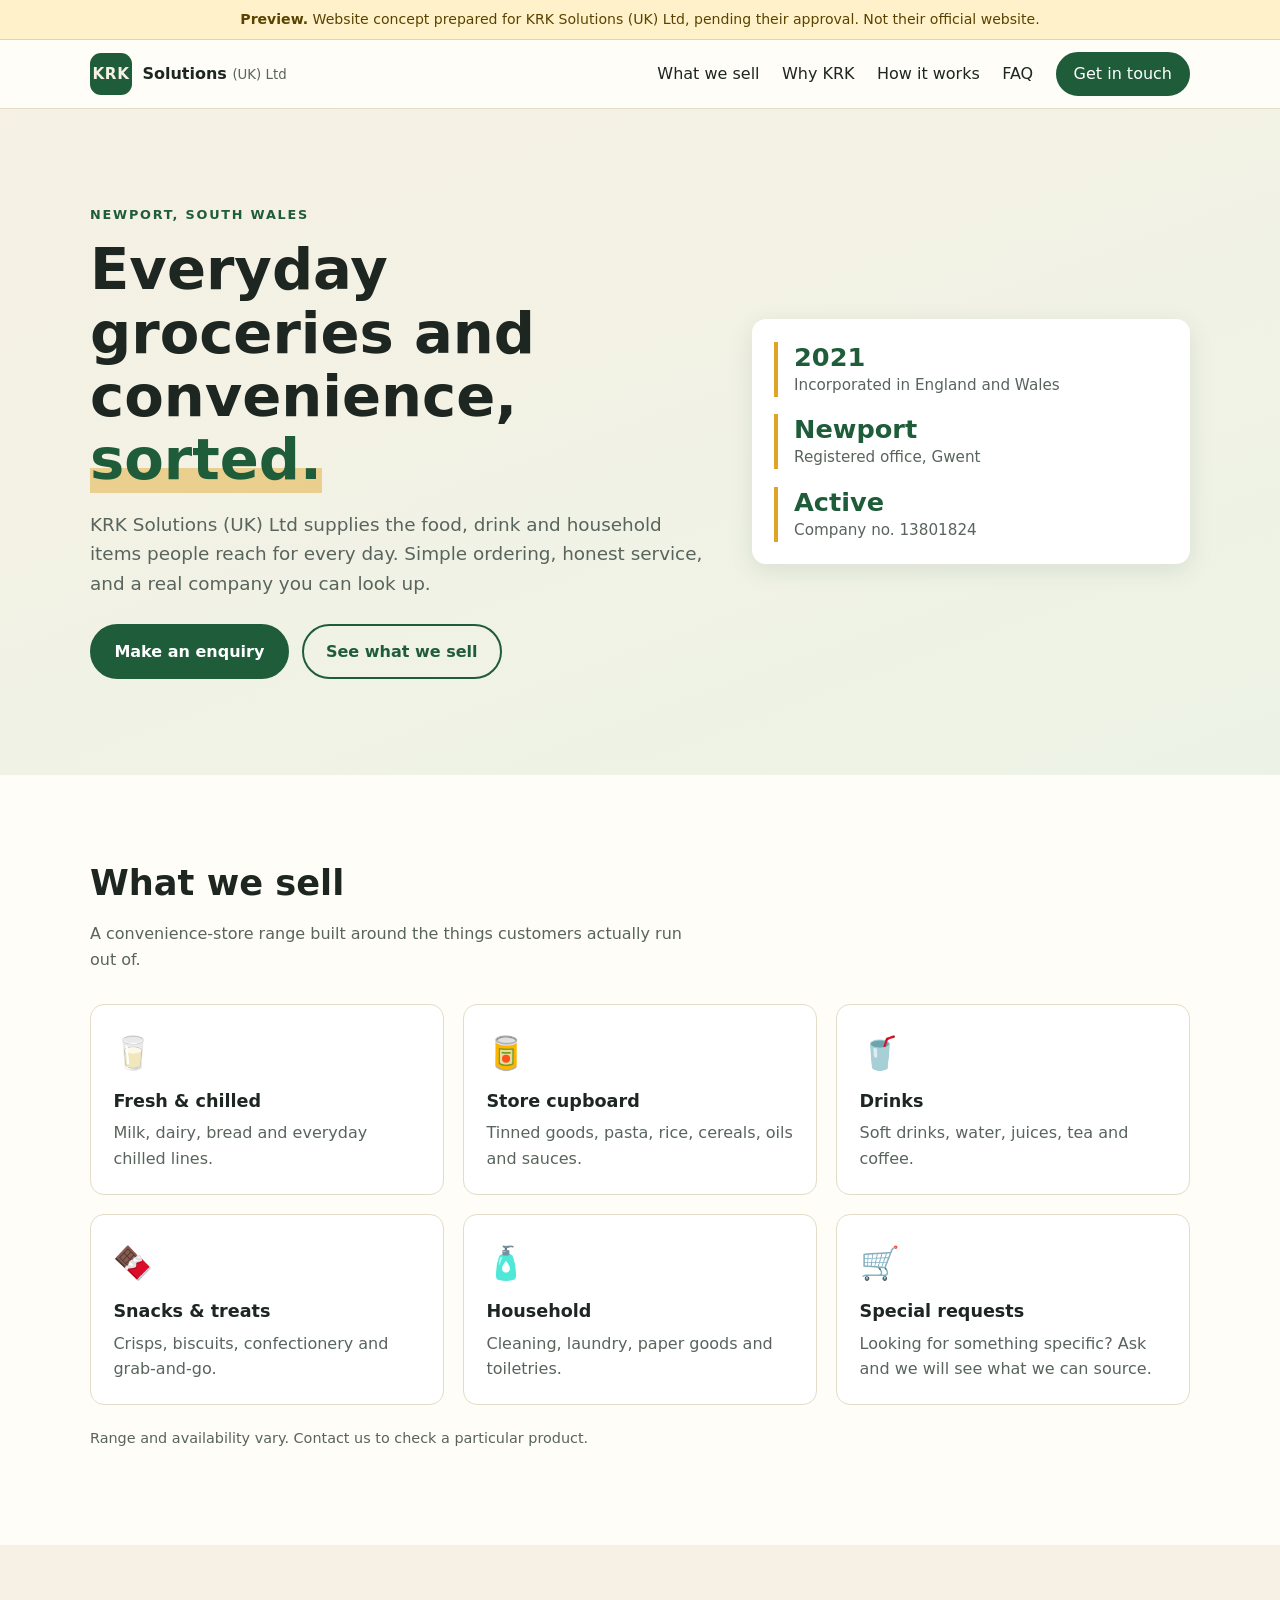
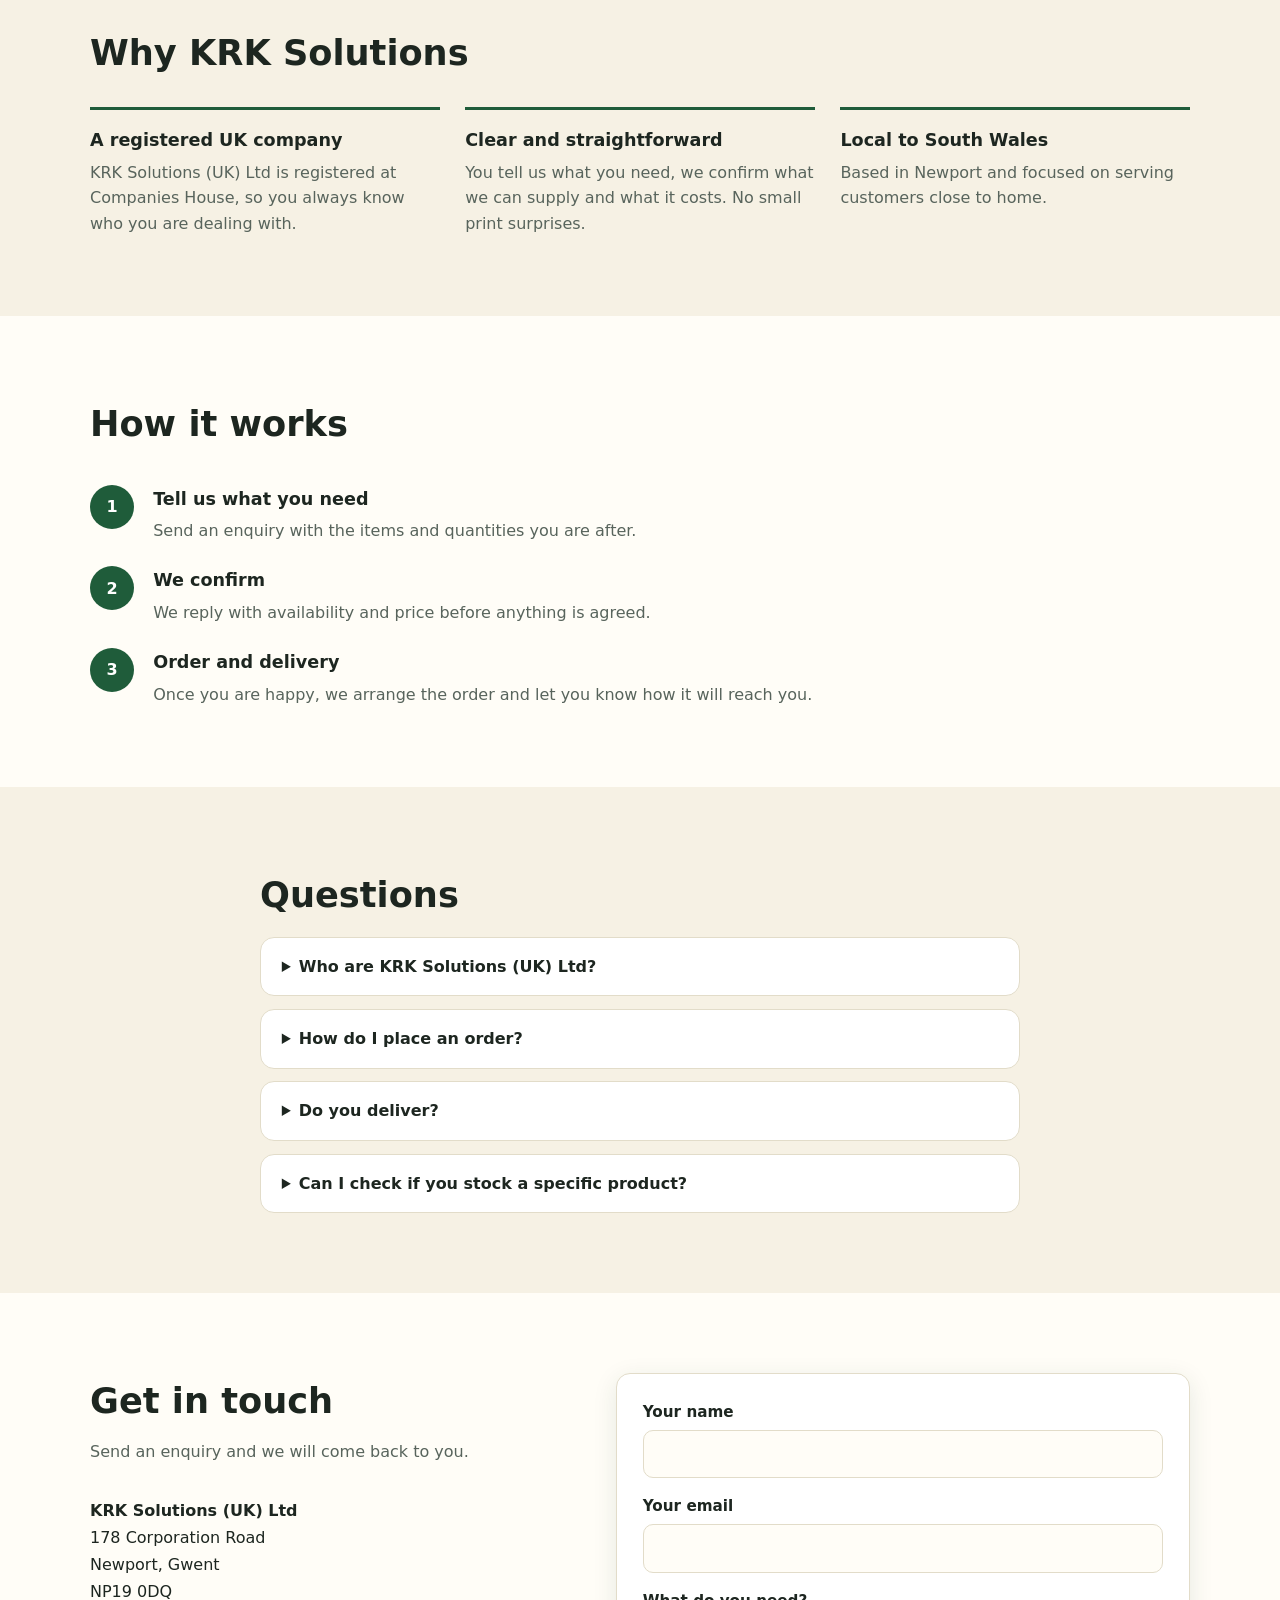
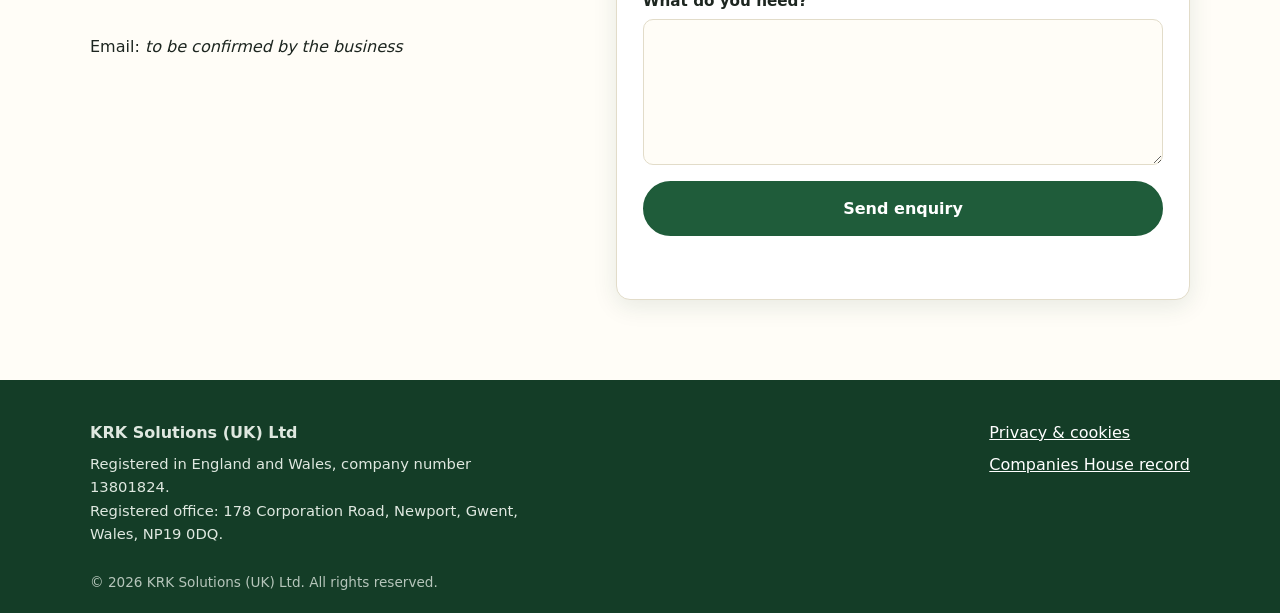
<file: index.html>
<!doctype html>
<html lang="en-GB" data-draft>
<head>
  <meta charset="utf-8">
  <meta name="viewport" content="width=device-width, initial-scale=1">
  <meta name="robots" content="noindex, nofollow">
  <title>KRK Solutions (UK) Ltd | Groceries &amp; Convenience, Newport (Preview)</title>
  <meta name="description" content="KRK Solutions (UK) Ltd is a Newport-based retailer of everyday groceries and convenience goods. Get in touch for enquiries and orders.">
  <meta property="og:title" content="KRK Solutions (UK) Ltd">
  <meta property="og:description" content="Everyday groceries and convenience goods from Newport, South Wales.">
  <meta property="og:type" content="website">
  <meta name="theme-color" content="#1f5c3a">
  <link rel="icon" href="data:image/svg+xml,%3Csvg xmlns='http://www.w3.org/2000/svg' viewBox='0 0 64 64'%3E%3Crect width='64' height='64' rx='14' fill='%231f5c3a'/%3E%3Ctext x='32' y='43' font-family='Arial' font-weight='700' font-size='28' text-anchor='middle' fill='%23f6f1e4'%3EKRK%3C/text%3E%3C/svg%3E">
  <link rel="stylesheet" href="css/styles.css">
  <script>try{if(location.search.indexOf('client')>-1)sessionStorage.setItem('previewClient','1');if(sessionStorage.getItem('previewClient')){document.documentElement.className+=' client-view';document.addEventListener('DOMContentLoaded',function(){document.title=document.title.replace(' (Preview)','')})}}catch(e){}</script>
</head>
<body>
  <div class="draft-bar" role="note"><strong>Preview.</strong> Website concept prepared for KRK Solutions (UK) Ltd, pending their approval. Not their official website.</div>
  <a class="skip" href="#main">Skip to content</a>

  <header class="site-header">
    <div class="wrap bar">
      <a class="brand" href="#top" aria-label="KRK Solutions (UK) Ltd, home">
        <span class="brand-mark" aria-hidden="true">KRK</span>
        <span class="brand-text">Solutions <small>(UK) Ltd</small></span>
      </a>
      <button class="menu-btn" aria-expanded="false" aria-controls="nav" aria-label="Menu">
        <span></span><span></span><span></span>
      </button>
      <nav id="nav" class="nav" aria-label="Main">
        <a href="#range">What we sell</a>
        <a href="#why">Why KRK</a>
        <a href="#how">How it works</a>
        <a href="#faq">FAQ</a>
        <a href="#contact" class="btn btn-small">Get in touch</a>
      </nav>
    </div>
  </header>

  <main id="main">
    <section class="hero" id="top">
      <div class="wrap hero-grid">
        <div class="hero-copy">
          <p class="eyebrow">Newport, South Wales</p>
          <h1>Everyday groceries and convenience, <em>sorted.</em></h1>
          <p class="lead">KRK Solutions (UK) Ltd supplies the food, drink and household items people reach for every day. Simple ordering, honest service, and a real company you can look up.</p>
          <div class="cta-row">
            <a class="btn" href="#contact">Make an enquiry</a>
            <a class="btn btn-ghost" href="#range">See what we sell</a>
          </div>
        </div>
        <ul class="hero-card" aria-label="At a glance">
          <li><strong>2021</strong><span>Incorporated in England and Wales</span></li>
          <li><strong>Newport</strong><span>Registered office, Gwent</span></li>
          <li><strong>Active</strong><span>Company no. 13801824</span></li>
        </ul>
      </div>
    </section>

    <section class="section" id="range">
      <div class="wrap">
        <h2>What we sell</h2>
        <p class="section-intro">A convenience-store range built around the things customers actually run out of.</p>
        <div class="cards">
          <article class="card"><span class="icon" aria-hidden="true">🥛</span><h3>Fresh &amp; chilled</h3><p>Milk, dairy, bread and everyday chilled lines.</p></article>
          <article class="card"><span class="icon" aria-hidden="true">🥫</span><h3>Store cupboard</h3><p>Tinned goods, pasta, rice, cereals, oils and sauces.</p></article>
          <article class="card"><span class="icon" aria-hidden="true">🥤</span><h3>Drinks</h3><p>Soft drinks, water, juices, tea and coffee.</p></article>
          <article class="card"><span class="icon" aria-hidden="true">🍫</span><h3>Snacks &amp; treats</h3><p>Crisps, biscuits, confectionery and grab-and-go.</p></article>
          <article class="card"><span class="icon" aria-hidden="true">🧴</span><h3>Household</h3><p>Cleaning, laundry, paper goods and toiletries.</p></article>
          <article class="card"><span class="icon" aria-hidden="true">🛒</span><h3>Special requests</h3><p>Looking for something specific? Ask and we will see what we can source.</p></article>
        </div>
        <p class="note">Range and availability vary. Contact us to check a particular product.</p>
      </div>
    </section>

    <section class="section alt" id="why">
      <div class="wrap">
        <h2>Why KRK Solutions</h2>
        <div class="split">
          <div class="point"><h3>A registered UK company</h3><p>KRK Solutions (UK) Ltd is registered at Companies House, so you always know who you are dealing with.</p></div>
          <div class="point"><h3>Clear and straightforward</h3><p>You tell us what you need, we confirm what we can supply and what it costs. No small print surprises.</p></div>
          <div class="point"><h3>Local to South Wales</h3><p>Based in Newport and focused on serving customers close to home.</p></div>
        </div>
      </div>
    </section>

    <section class="section" id="how">
      <div class="wrap">
        <h2>How it works</h2>
        <ol class="steps">
          <li><span class="num">1</span><div><h3>Tell us what you need</h3><p>Send an enquiry with the items and quantities you are after.</p></div></li>
          <li><span class="num">2</span><div><h3>We confirm</h3><p>We reply with availability and price before anything is agreed.</p></div></li>
          <li><span class="num">3</span><div><h3>Order and delivery</h3><p>Once you are happy, we arrange the order and let you know how it will reach you.</p></div></li>
        </ol>
      </div>
    </section>

    <section class="section alt" id="faq">
      <div class="wrap narrow">
        <h2>Questions</h2>
        <details><summary>Who are KRK Solutions (UK) Ltd?</summary><p>We are a private limited company registered in England and Wales (company number 13801824), incorporated on 15 December 2021, with our registered office in Newport.</p></details>
        <details><summary>How do I place an order?</summary><p>Use the enquiry form below or email us. We will confirm stock and price with you first.</p></details>
        <details><summary>Do you deliver?</summary><p>Delivery depends on your location and order size. Ask in your enquiry and we will confirm the options.</p></details>
        <details><summary>Can I check if you stock a specific product?</summary><p>Yes. Send us the product name and we will let you know.</p></details>
      </div>
    </section>

    <section class="section" id="contact">
      <div class="wrap contact-grid">
        <div>
          <h2>Get in touch</h2>
          <p class="section-intro">Send an enquiry and we will come back to you.</p>
          <address>
            <strong>KRK Solutions (UK) Ltd</strong><br>
            178 Corporation Road<br>
            Newport, Gwent<br>
            NP19 0DQ<br>
            <br>
            Email: <em>to be confirmed by the business</em>
          </address>
        </div>
        <form id="enquiry" class="form" novalidate>
          <label>Your name<input name="name" type="text" autocomplete="name" required></label>
          <label>Your email<input name="email" type="email" autocomplete="email" required></label>
          <label>What do you need?<textarea name="message" rows="5" required></textarea></label>
          <button class="btn" type="submit">Send enquiry</button>
          <p class="form-status" role="status" aria-live="polite"></p>
        </form>
      </div>
    </section>
  </main>

  <footer class="site-footer">
    <div class="wrap foot-grid">
      <div>
        <strong>KRK Solutions (UK) Ltd</strong>
        <p>Registered in England and Wales, company number 13801824.<br>
        Registered office: 178 Corporation Road, Newport, Gwent, Wales, NP19 0DQ.</p>
      </div>
      <div class="foot-links">
        <a href="privacy.html">Privacy &amp; cookies</a>
        <a href="https://find-and-update.company-information.service.gov.uk/company/13801824" rel="noopener" target="_blank">Companies House record</a>
      </div>
    </div>
    <div class="wrap copy">© <span id="year">2026</span> KRK Solutions (UK) Ltd. All rights reserved.</div>
  </footer>

  <script src="js/main.js"></script>
</body>
</html>
</file>
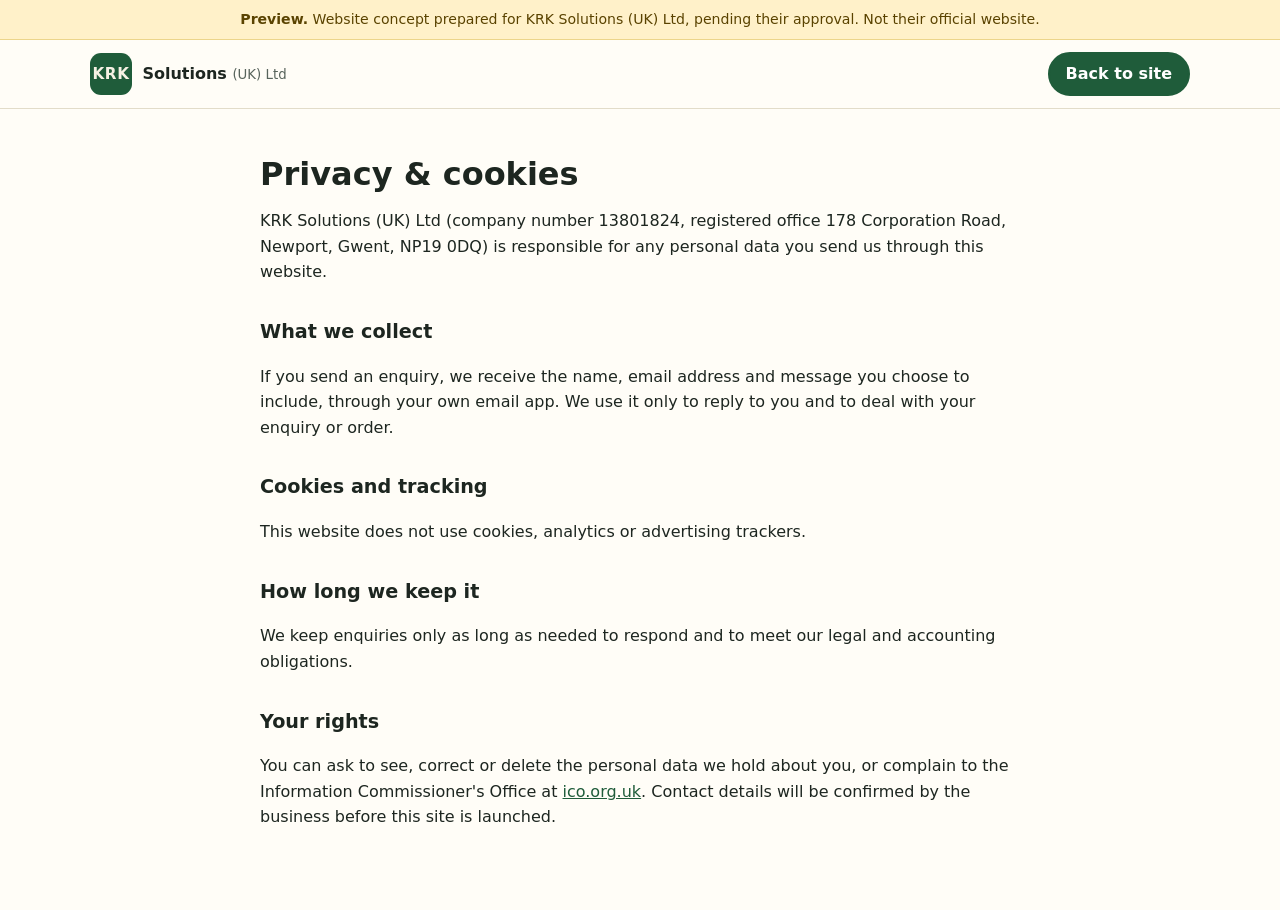
<file: privacy.html>
<!doctype html>
<html lang="en-GB" data-draft>
<head>
  <meta charset="utf-8">
  <meta name="viewport" content="width=device-width, initial-scale=1">
  <title>Privacy &amp; Cookies | KRK Solutions (UK) Ltd</title>
  <meta name="robots" content="noindex">
  <link rel="stylesheet" href="css/styles.css">
  <script>try{if(location.search.indexOf('client')>-1)sessionStorage.setItem('previewClient','1');if(sessionStorage.getItem('previewClient')){document.documentElement.className+=' client-view';document.addEventListener('DOMContentLoaded',function(){document.title=document.title.replace(' (Preview)','')})}}catch(e){}</script>
</head>
<body>
  <div class="draft-bar" role="note"><strong>Preview.</strong> Website concept prepared for KRK Solutions (UK) Ltd, pending their approval. Not their official website.</div>
  <header class="site-header"><div class="wrap bar"><a class="brand" href="index.html"><span class="brand-mark">KRK</span><span class="brand-text">Solutions <small>(UK) Ltd</small></span></a><a class="btn btn-small" href="index.html">Back to site</a></div></header>
  <main class="wrap narrow legal">
    <h1>Privacy &amp; cookies</h1>
    <p>KRK Solutions (UK) Ltd (company number 13801824, registered office 178 Corporation Road, Newport, Gwent, NP19 0DQ) is responsible for any personal data you send us through this website.</p>
    <h2>What we collect</h2>
    <p>If you send an enquiry, we receive the name, email address and message you choose to include, through your own email app. We use it only to reply to you and to deal with your enquiry or order.</p>
    <h2>Cookies and tracking</h2>
    <p>This website does not use cookies, analytics or advertising trackers.</p>
    <h2>How long we keep it</h2>
    <p>We keep enquiries only as long as needed to respond and to meet our legal and accounting obligations.</p>
    <h2>Your rights</h2>
    <p>You can ask to see, correct or delete the personal data we hold about you, or complain to the Information Commissioner's Office at <a href="https://ico.org.uk" rel="noopener">ico.org.uk</a>. Contact details will be confirmed by the business before this site is launched.</p>
  </main>
</body>
</html>
</file>
<file: css/styles.css>
:root{
  --green:#1f5c3a; --green-dark:#143d27; --cream:#f6f1e4; --paper:#fffdf7;
  --ink:#1d2620; --muted:#58645c; --accent:#e0a526; --line:#e2dcc9;
  --radius:14px; --shadow:0 6px 24px rgba(20,61,39,.10);
}
*{box-sizing:border-box}
html{scroll-behavior:smooth;scroll-padding-top:78px}
body{margin:0;font-family:system-ui,-apple-system,"Segoe UI",Roboto,Arial,sans-serif;color:var(--ink);background:var(--paper);line-height:1.6;-webkit-font-smoothing:antialiased}
img,svg{max-width:100%}
a{color:var(--green)}
.wrap{width:min(1100px,100% - 32px);margin-inline:auto}
.narrow{width:min(760px,100% - 32px)}
.skip{position:absolute;left:-999px;top:0;background:var(--green);color:#fff;padding:.6rem 1rem;z-index:100}
.skip:focus{left:8px;top:8px}

/* header */
.site-header{position:sticky;top:0;z-index:50;background:rgba(255,253,247,.94);backdrop-filter:blur(8px);border-bottom:1px solid var(--line)}
.bar{display:flex;align-items:center;justify-content:space-between;min-height:68px;gap:1rem}
.brand{display:flex;align-items:center;gap:.65rem;text-decoration:none;color:var(--ink);font-weight:700}
.brand-mark{display:grid;place-items:center;width:42px;height:42px;border-radius:11px;background:var(--green);color:var(--cream);font-size:.95rem;letter-spacing:.04em}
.brand-text small{font-weight:500;color:var(--muted)}
.nav{display:flex;align-items:center;gap:1.4rem}
.nav a{text-decoration:none;color:var(--ink);font-weight:500}
.nav a:hover{color:var(--green)}
.menu-btn{display:none;background:none;border:0;padding:.5rem;cursor:pointer}
.menu-btn span{display:block;width:24px;height:2px;background:var(--ink);margin:5px 0;transition:.2s}

/* buttons */
.btn{display:inline-block;background:var(--green);color:#fff !important;padding:.8rem 1.4rem;border-radius:999px;font-weight:600;text-decoration:none;border:2px solid var(--green);cursor:pointer;font:inherit;font-weight:600;transition:transform .15s,background .15s}
.btn:hover{background:var(--green-dark);transform:translateY(-1px)}
.btn-small{padding:.45rem 1rem}
.btn-ghost{background:transparent;color:var(--green) !important}
.btn-ghost:hover{background:var(--green);color:#fff !important}

/* hero */
.hero{background:linear-gradient(160deg,var(--cream),#ecf3e6);padding:clamp(3rem,8vw,6rem) 0}
.hero-grid{display:grid;grid-template-columns:1.4fr 1fr;gap:3rem;align-items:center}
.eyebrow{text-transform:uppercase;letter-spacing:.14em;font-size:.8rem;font-weight:700;color:var(--green);margin:0 0 .8rem}
h1{font-size:clamp(2.1rem,5vw,3.6rem);line-height:1.1;margin:0 0 1rem}
h1 em{font-style:normal;color:var(--green);background:linear-gradient(transparent 62%,rgba(224,165,38,.45) 62%)}
.lead{font-size:1.15rem;color:var(--muted);max-width:56ch}
.cta-row{display:flex;flex-wrap:wrap;gap:.8rem;margin-top:1.6rem}
.hero-card{list-style:none;margin:0;padding:1.4rem;background:#fff;border-radius:var(--radius);box-shadow:var(--shadow);display:grid;gap:1.1rem}
.hero-card li{display:flex;flex-direction:column;border-left:4px solid var(--accent);padding-left:1rem}
.hero-card strong{font-size:1.6rem;color:var(--green);line-height:1.2}
.hero-card span{color:var(--muted);font-size:.95rem}

/* sections */
.section{padding:clamp(3rem,7vw,5rem) 0}
.section.alt{background:var(--cream)}
h2{font-size:clamp(1.6rem,3.4vw,2.2rem);margin:0 0 .6rem}
h3{margin:0 0 .35rem;font-size:1.1rem}
.section-intro{color:var(--muted);margin:0 0 2rem;max-width:60ch}
.cards{display:grid;grid-template-columns:repeat(auto-fit,minmax(min(300px,100%),1fr));gap:1.2rem}
.card{background:#fff;border:1px solid var(--line);border-radius:var(--radius);padding:1.4rem;transition:box-shadow .2s,transform .2s}
.card:hover{box-shadow:var(--shadow);transform:translateY(-3px)}
.card p{margin:0;color:var(--muted)}
.icon{font-size:2rem;display:block;margin-bottom:.5rem}
.note{color:var(--muted);font-size:.9rem;margin-top:1.4rem}
.split{display:grid;grid-template-columns:repeat(auto-fit,minmax(250px,1fr));gap:1.6rem;margin-top:1.6rem}
.point{border-top:3px solid var(--green);padding-top:1rem}
.point p{margin:0;color:var(--muted)}
.steps{list-style:none;margin:2rem 0 0;padding:0;display:grid;gap:1.4rem}
.steps li{display:flex;gap:1.2rem;align-items:flex-start}
.steps p{margin:0;color:var(--muted)}
.num{flex:none;display:grid;place-items:center;width:44px;height:44px;border-radius:50%;background:var(--green);color:#fff;font-weight:700}

/* faq */
details{background:#fff;border:1px solid var(--line);border-radius:var(--radius);padding:1rem 1.3rem;margin-top:.8rem}
summary{cursor:pointer;font-weight:600}
details p{margin:.7rem 0 0;color:var(--muted)}

/* contact */
.contact-grid{display:grid;grid-template-columns:1fr 1.2fr;gap:3rem}
address{font-style:normal;line-height:1.7}
.form{display:grid;gap:1rem;background:#fff;padding:1.6rem;border-radius:var(--radius);border:1px solid var(--line);box-shadow:var(--shadow)}
.form label{display:grid;gap:.35rem;font-weight:600;font-size:.95rem}
.form input,.form textarea{font:inherit;padding:.7rem .85rem;border:1.5px solid var(--line);border-radius:10px;background:var(--paper)}
.form input:focus,.form textarea:focus{outline:2px solid var(--green);border-color:var(--green)}
.form .invalid{border-color:#b3261e}
.form-status{margin:0;min-height:1.4em;font-size:.95rem}

/* footer */
.site-footer{background:var(--green-dark);color:#dfe8e0;padding:2.5rem 0 1.2rem}
.site-footer a{color:#fff}
.foot-grid{display:flex;justify-content:space-between;gap:2rem;flex-wrap:wrap}
.foot-grid p{margin:.4rem 0 0;font-size:.92rem;max-width:46ch}
.foot-links{display:flex;flex-direction:column;gap:.4rem}
.copy{margin-top:1.6rem;font-size:.85rem;opacity:.8}

/* legal page */
.legal{padding:3rem 0 4rem}
.legal h1{font-size:2rem}
.legal h2{font-size:1.2rem;margin-top:2rem}

/* motion */
.reveal{opacity:0;transform:translateY(14px);transition:opacity .6s,transform .6s}
.reveal.in{opacity:1;transform:none}
@media (prefers-reduced-motion:reduce){*{transition:none !important;scroll-behavior:auto !important}.reveal{opacity:1;transform:none}}

/* mobile */
@media (max-width:820px){
  .hero-grid,.contact-grid{grid-template-columns:1fr}
  .menu-btn{display:block}
  .nav{position:absolute;top:68px;left:0;right:0;flex-direction:column;align-items:stretch;gap:0;background:var(--paper);border-bottom:1px solid var(--line);display:none;padding:.5rem 16px 1rem}
  .nav.open{display:flex}
  .nav a{padding:.8rem 0;border-bottom:1px solid var(--line)}
  .nav .btn{text-align:center;margin-top:.8rem;border-bottom:2px solid var(--green)}
}

/* preview notice */
.draft-bar{background:#fff1c9;color:#5a4300;text-align:center;font-size:.88rem;padding:.6rem 1rem;border-bottom:1px solid #ecd58a;line-height:1.4}
.client-view .draft-bar{display:none}
</file>
